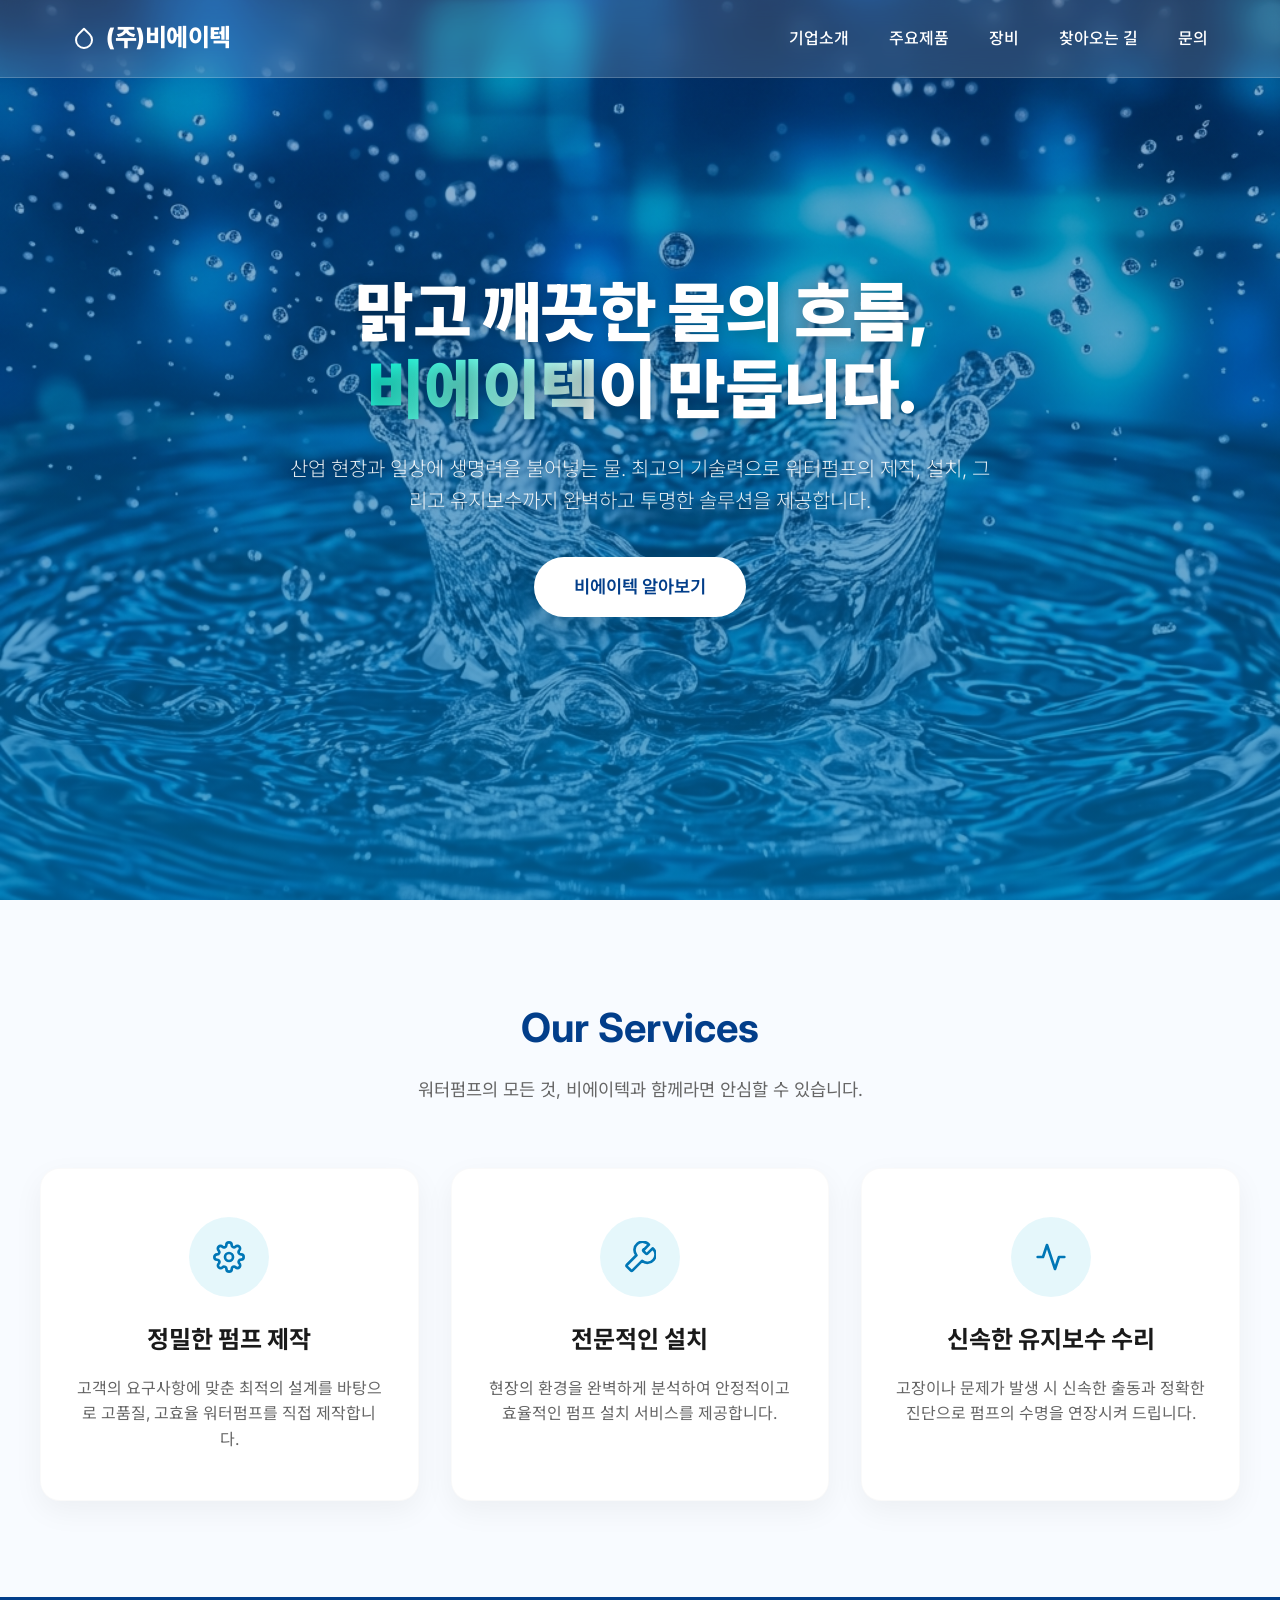
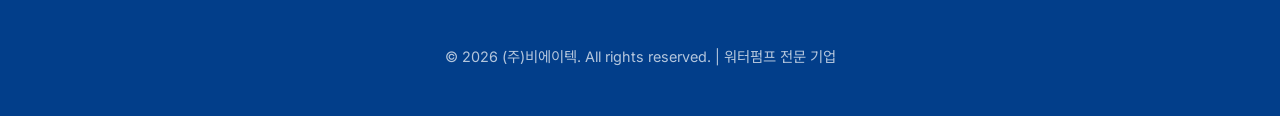
<file: index.html>
<!DOCTYPE html>
<html lang="ko">
<head>
    <meta charset="UTF-8">
    <meta name="viewport" content="width=device-width, initial-scale=1.0">
    <title>(주)비에이텍 - 워터펌프 제작, 설치, 수리 전문기업</title>
    <meta name="description" content="(주)비에이텍은 최고의 기술력으로 워터펌프 제작, 설치, 수리까지 완벽한 솔루션을 제공하는 전문기업입니다.">
    <link rel="stylesheet" href="css/styles.css">
</head>
<body>

    <header>
        <div class="nav-container">
            <a href="index.html" class="logo">
                <svg width="24" height="24" viewBox="0 0 24 24" fill="none" stroke="currentColor" stroke-width="2" stroke-linecap="round" stroke-linejoin="round">
                    <path d="M12 2.69l5.66 5.66a8 8 0 1 1-11.31 0z"></path>
                </svg>
                (주)비에이텍
            </a>
            <nav>
                <ul class="nav-links">
                    <li><a href="intro.html">기업소개</a></li>
                    <li><a href="product.html">주요제품</a></li>
                    <li><a href="equipment.html">장비</a></li>
                    <li><a href="map.html">찾아오는 길</a></li>
                    <li><a href="inquiry.html">문의</a></li>
                </ul>
            </nav>
        </div>
    </header>

    <main>
        <section class="hero">
            <div class="hero-content">
                <h1>맑고 깨끗한 물의 흐름,<br><span>비에이텍</span>이 만듭니다.</h1>
                <p>산업 현장과 일상에 생명력을 불어넣는 물. 최고의 기술력으로 워터펌프의 제작, 설치, 그리고 유지보수까지 완벽하고 투명한 솔루션을 제공합니다.</p>
                <a href="intro.html" class="cta-btn">비에이텍 알아보기</a>
            </div>
        </section>

        <section class="features">
            <div class="section-title">
                <h2>Our Services</h2>
                <p>워터펌프의 모든 것, 비에이텍과 함께라면 안심할 수 있습니다.</p>
            </div>
            <div class="feature-grid">
                <div class="feature-card">
                    <div class="feature-icon">
                        <svg width="32" height="32" viewBox="0 0 24 24" fill="none" stroke="currentColor" stroke-width="2" stroke-linecap="round" stroke-linejoin="round">
                            <circle cx="12" cy="12" r="3"></circle>
                            <path d="M19.4 15a1.65 1.65 0 0 0 .33 1.82l.06.06a2 2 0 0 1 0 2.83 2 2 0 0 1-2.83 0l-.06-.06a1.65 1.65 0 0 0-1.82-.33 1.65 1.65 0 0 0-1 1.51V21a2 2 0 0 1-2 2 2 2 0 0 1-2-2v-.09A1.65 1.65 0 0 0 9 19.4a1.65 1.65 0 0 0-1.82.33l-.06.06a2 2 0 0 1-2.83 0 2 2 0 0 1 0-2.83l.06-.06a1.65 1.65 0 0 0 .33-1.82 1.65 1.65 0 0 0-1.51-1H3a2 2 0 0 1-2-2 2 2 0 0 1 2-2h.09A1.65 1.65 0 0 0 4.6 9a1.65 1.65 0 0 0-.33-1.82l-.06-.06a2 2 0 0 1 0-2.83 2 2 0 0 1 2.83 0l.06.06a1.65 1.65 0 0 0 1.82.33H9a1.65 1.65 0 0 0 1-1.51V3a2 2 0 0 1 2-2 2 2 0 0 1 2 2v.09a1.65 1.65 0 0 0 1 1.51 1.65 1.65 0 0 0 1.82-.33l.06-.06a2 2 0 0 1 2.83 0 2 2 0 0 1 0 2.83l-.06.06a1.65 1.65 0 0 0-.33 1.82V9a1.65 1.65 0 0 0 1.51 1H21a2 2 0 0 1 2 2 2 2 0 0 1-2 2h-.09a1.65 1.65 0 0 0-1.51 1z"></path>
                        </svg>
                    </div>
                    <h3>정밀한 펌프 제작</h3>
                    <p>고객의 요구사항에 맞춘 최적의 설계를 바탕으로 고품질, 고효율 워터펌프를 직접 제작합니다.</p>
                </div>
                <div class="feature-card">
                    <div class="feature-icon">
                        <svg width="32" height="32" viewBox="0 0 24 24" fill="none" stroke="currentColor" stroke-width="2" stroke-linecap="round" stroke-linejoin="round">
                            <path d="M14.7 6.3a1 1 0 0 0 0 1.4l1.6 1.6a1 1 0 0 0 1.4 0l3.77-3.77a6 6 0 0 1-7.94 9.36l-7.1 7.1a1 1 0 0 1-1.4 0l-2.8-2.8a1 1 0 0 1 0-1.4l7.1-7.1a6 6 0 0 1 9.36-7.94l-3.77 3.77z"></path>
                        </svg>
                    </div>
                    <h3>전문적인 설치</h3>
                    <p>현장의 환경을 완벽하게 분석하여 안정적이고 효율적인 펌프 설치 서비스를 제공합니다.</p>
                </div>
                <div class="feature-card">
                    <div class="feature-icon">
                        <svg width="32" height="32" viewBox="0 0 24 24" fill="none" stroke="currentColor" stroke-width="2" stroke-linecap="round" stroke-linejoin="round">
                            <path d="M22 12h-4l-3 9L9 3l-3 9H2"></path>
                        </svg>
                    </div>
                    <h3>신속한 유지보수 수리</h3>
                    <p>고장이나 문제가 발생 시 신속한 출동과 정확한 진단으로 펌프의 수명을 연장시켜 드립니다.</p>
                </div>
            </div>
        </section>
    </main>

    <footer>
        <p>&copy; 2026 (주)비에이텍. All rights reserved. | 워터펌프 전문 기업</p>
    </footer>

</body>
</html>
</file>
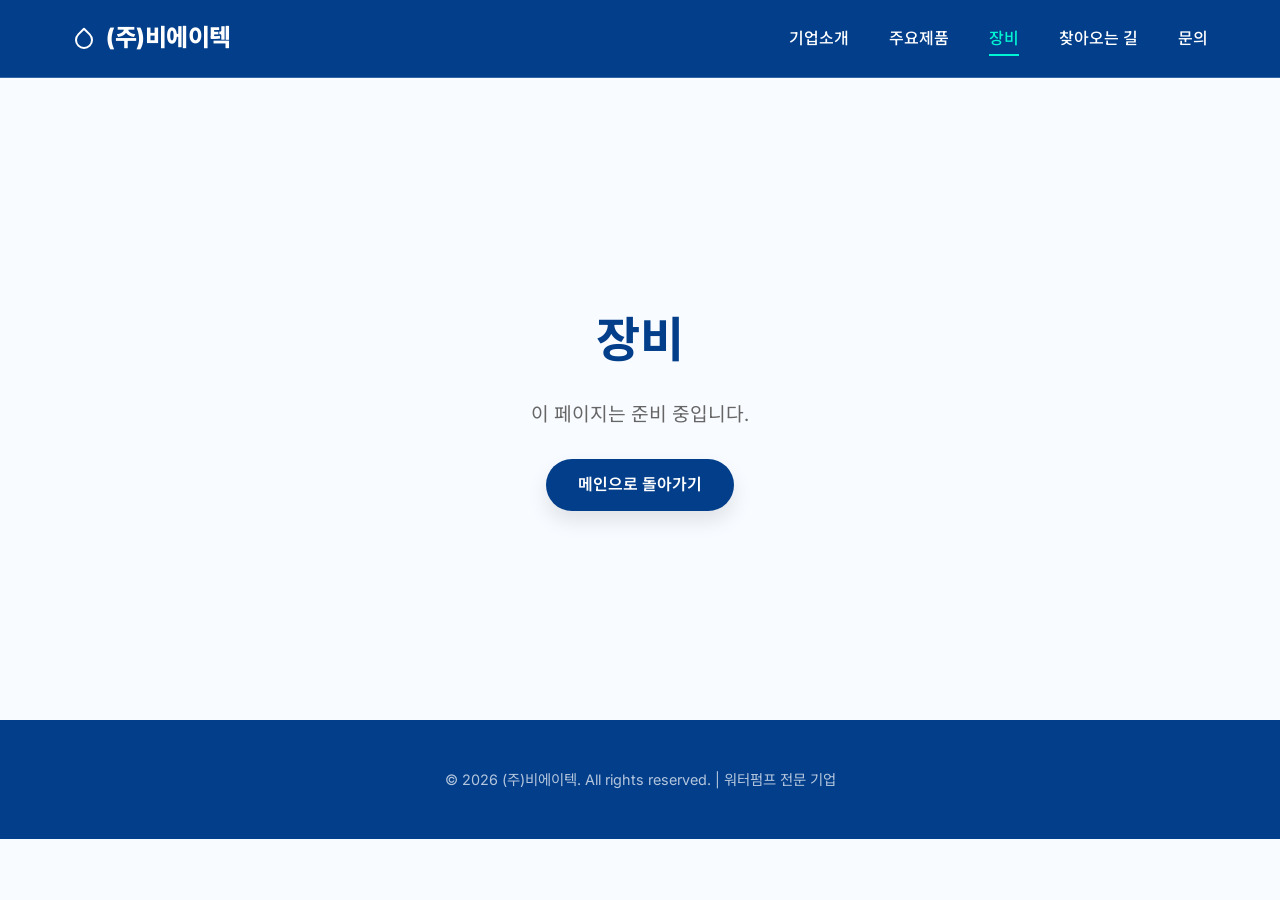
<file: equipment.html>
<!DOCTYPE html>
<html lang="ko">
<head>
    <meta charset="UTF-8">
    <meta name="viewport" content="width=device-width, initial-scale=1.0">
    <title>장비 - (주)비에이텍</title>
    <link rel="stylesheet" href="css/styles.css">
</head>
<body>
    <header class="header-solid">
        <div class="nav-container">
            <a href="index.html" class="logo">
                <svg width="24" height="24" viewBox="0 0 24 24" fill="none" stroke="currentColor" stroke-width="2" stroke-linecap="round" stroke-linejoin="round">
                    <path d="M12 2.69l5.66 5.66a8 8 0 1 1-11.31 0z"></path>
                </svg>
                (주)비에이텍
            </a>
            <nav>
                <ul class="nav-links">
                    <li><a href="intro.html">기업소개</a></li>
                    <li><a href="product.html">주요제품</a></li>
                    <li><a href="equipment.html" class="active">장비</a></li>
                    <li><a href="map.html">찾아오는 길</a></li>
                    <li><a href="inquiry.html">문의</a></li>
                </ul>
            </nav>
        </div>
    </header>

    <main style="padding-top: 100px; min-height: 80vh; display: flex; align-items: center; justify-content: center; text-align: center;">
        <div>
            <h1 style="color: var(--primary-dark); margin-bottom: 20px; font-size: 3rem;">장비</h1>
            <p style="color: var(--text-muted); font-size: 1.2rem;">이 페이지는 준비 중입니다.</p>
            <a href="index.html" class="cta-btn" style="margin-top: 30px; font-size: 1rem; padding: 0.8rem 2rem; background: var(--primary-dark); color: white;">메인으로 돌아가기</a>
        </div>
    </main>

    <footer>
        <p>&copy; 2026 (주)비에이텍. All rights reserved. | 워터펌프 전문 기업</p>
    </footer>
</body>
</html>
</file>
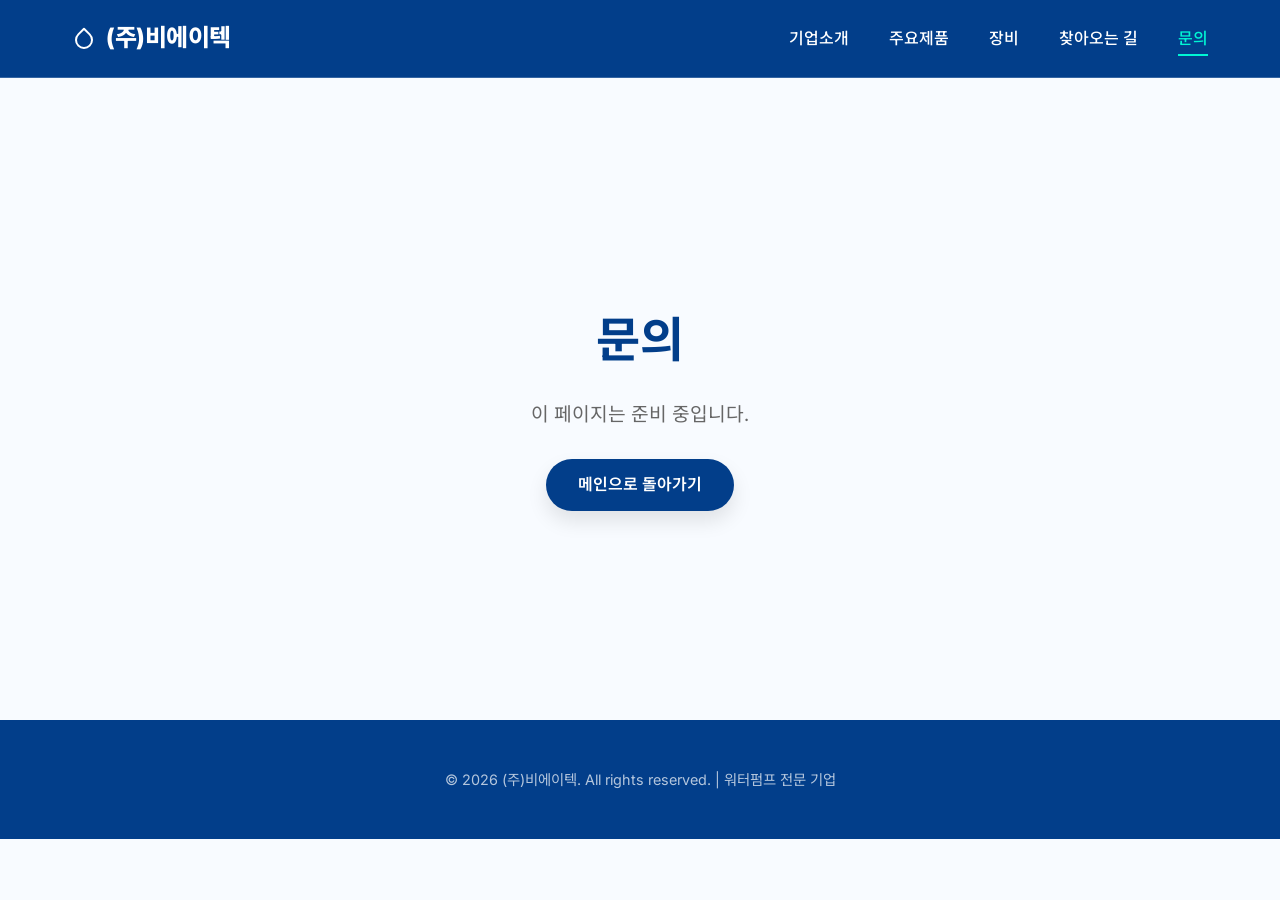
<file: inquiry.html>
<!DOCTYPE html>
<html lang="ko">
<head>
    <meta charset="UTF-8">
    <meta name="viewport" content="width=device-width, initial-scale=1.0">
    <title>문의 - (주)비에이텍</title>
    <link rel="stylesheet" href="css/styles.css">
</head>
<body>
    <header class="header-solid">
        <div class="nav-container">
            <a href="index.html" class="logo">
                <svg width="24" height="24" viewBox="0 0 24 24" fill="none" stroke="currentColor" stroke-width="2" stroke-linecap="round" stroke-linejoin="round">
                    <path d="M12 2.69l5.66 5.66a8 8 0 1 1-11.31 0z"></path>
                </svg>
                (주)비에이텍
            </a>
            <nav>
                <ul class="nav-links">
                    <li><a href="intro.html">기업소개</a></li>
                    <li><a href="product.html">주요제품</a></li>
                    <li><a href="equipment.html">장비</a></li>
                    <li><a href="map.html">찾아오는 길</a></li>
                    <li><a href="inquiry.html" class="active">문의</a></li>
                </ul>
            </nav>
        </div>
    </header>

    <main style="padding-top: 100px; min-height: 80vh; display: flex; align-items: center; justify-content: center; text-align: center;">
        <div>
            <h1 style="color: var(--primary-dark); margin-bottom: 20px; font-size: 3rem;">문의</h1>
            <p style="color: var(--text-muted); font-size: 1.2rem;">이 페이지는 준비 중입니다.</p>
            <a href="index.html" class="cta-btn" style="margin-top: 30px; font-size: 1rem; padding: 0.8rem 2rem; background: var(--primary-dark); color: white;">메인으로 돌아가기</a>
        </div>
    </main>

    <footer>
        <p>&copy; 2026 (주)비에이텍. All rights reserved. | 워터펌프 전문 기업</p>
    </footer>
</body>
</html>
</file>
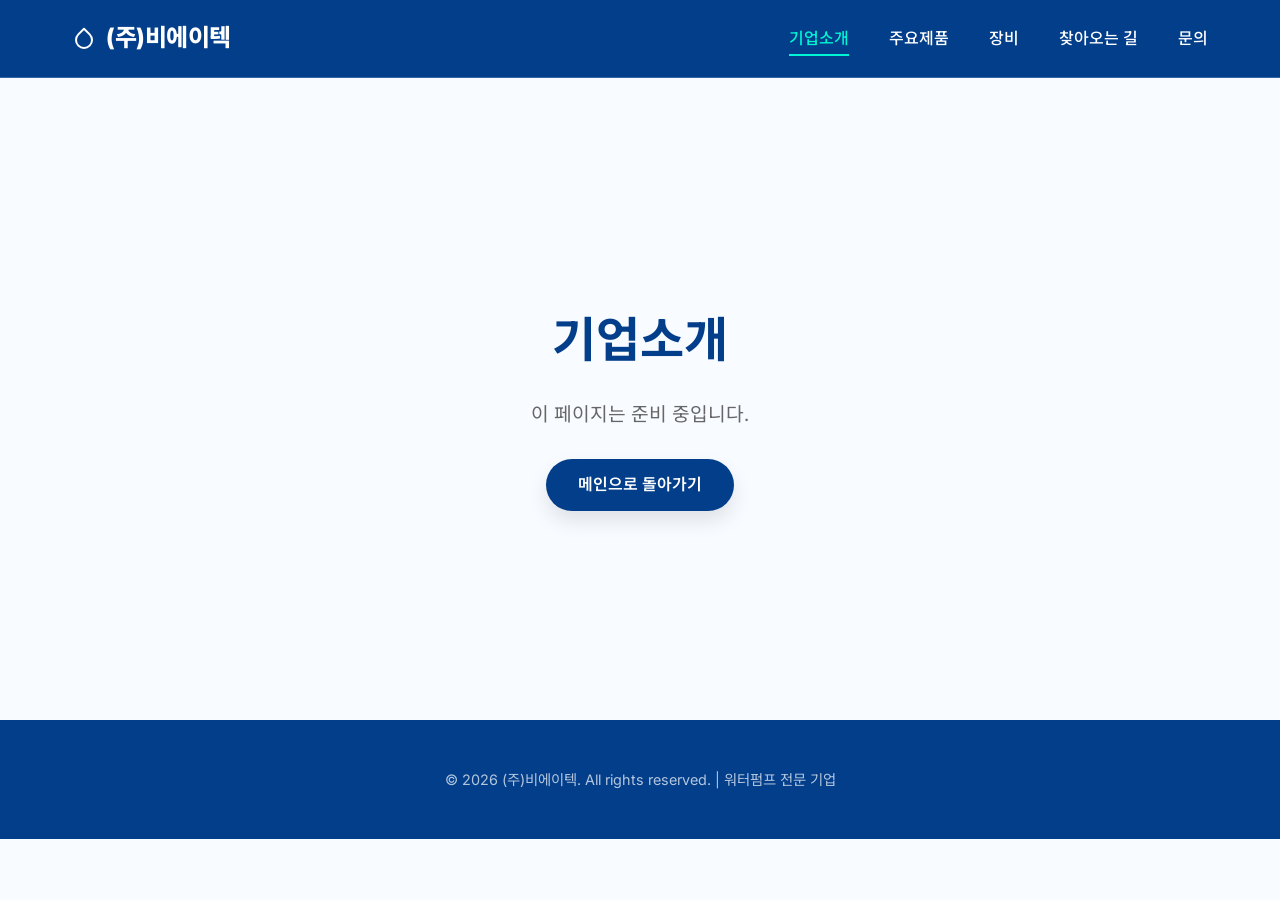
<file: intro.html>
<!DOCTYPE html>
<html lang="ko">
<head>
    <meta charset="UTF-8">
    <meta name="viewport" content="width=device-width, initial-scale=1.0">
    <title>기업소개 - (주)비에이텍</title>
    <link rel="stylesheet" href="css/styles.css">
</head>
<body>
    <header class="header-solid">
        <div class="nav-container">
            <a href="index.html" class="logo">
                <svg width="24" height="24" viewBox="0 0 24 24" fill="none" stroke="currentColor" stroke-width="2" stroke-linecap="round" stroke-linejoin="round">
                    <path d="M12 2.69l5.66 5.66a8 8 0 1 1-11.31 0z"></path>
                </svg>
                (주)비에이텍
            </a>
            <nav>
                <ul class="nav-links">
                    <li><a href="intro.html" class="active">기업소개</a></li>
                    <li><a href="product.html">주요제품</a></li>
                    <li><a href="equipment.html">장비</a></li>
                    <li><a href="map.html">찾아오는 길</a></li>
                    <li><a href="inquiry.html">문의</a></li>
                </ul>
            </nav>
        </div>
    </header>

    <main style="padding-top: 100px; min-height: 80vh; display: flex; align-items: center; justify-content: center; text-align: center;">
        <div>
            <h1 style="color: var(--primary-dark); margin-bottom: 20px; font-size: 3rem;">기업소개</h1>
            <p style="color: var(--text-muted); font-size: 1.2rem;">이 페이지는 준비 중입니다.</p>
            <a href="index.html" class="cta-btn" style="margin-top: 30px; font-size: 1rem; padding: 0.8rem 2rem; background: var(--primary-dark); color: white;">메인으로 돌아가기</a>
        </div>
    </main>

    <footer>
        <p>&copy; 2026 (주)비에이텍. All rights reserved. | 워터펌프 전문 기업</p>
    </footer>
</body>
</html>
</file>
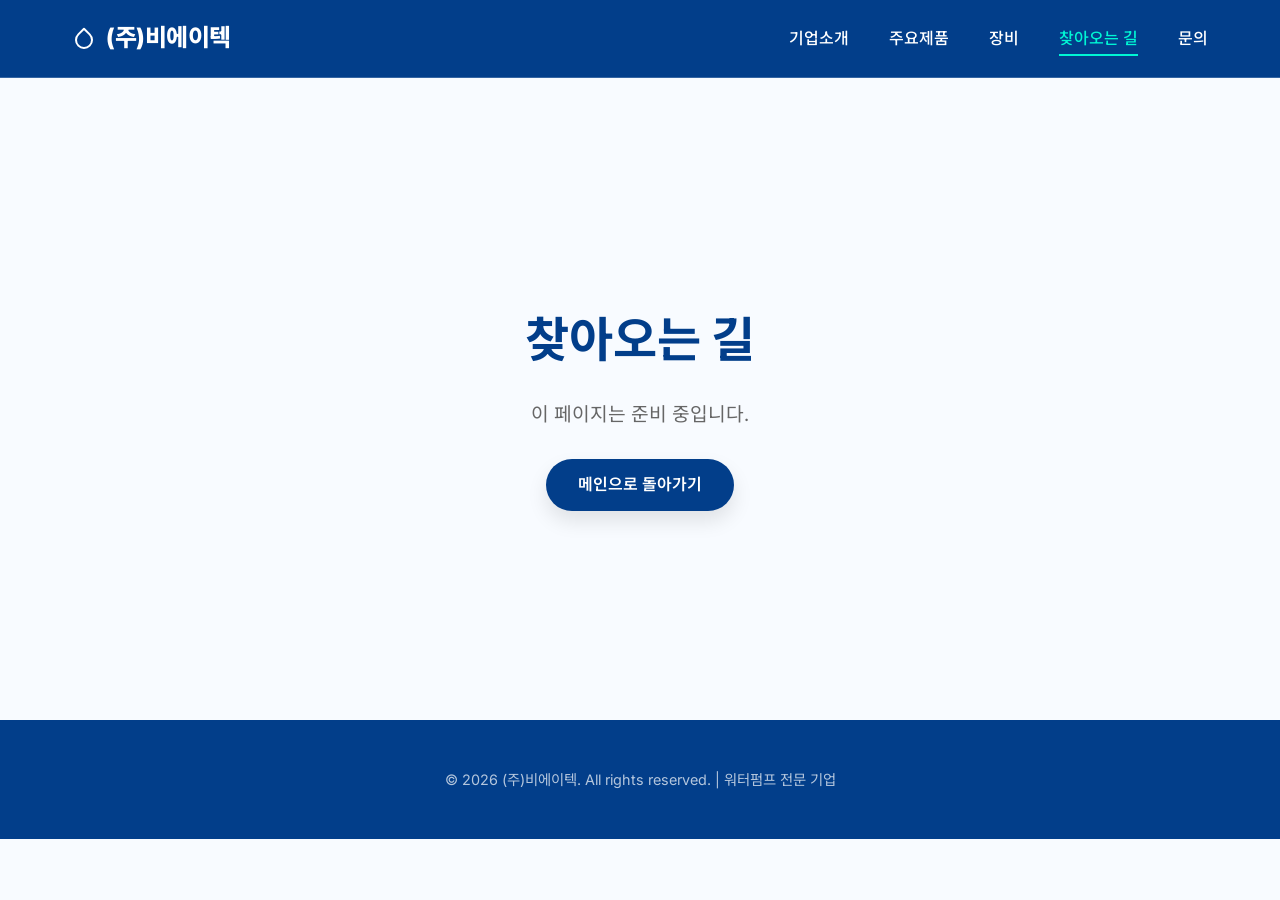
<file: map.html>
<!DOCTYPE html>
<html lang="ko">
<head>
    <meta charset="UTF-8">
    <meta name="viewport" content="width=device-width, initial-scale=1.0">
    <title>찾아오는 길 - (주)비에이텍</title>
    <link rel="stylesheet" href="css/styles.css">
</head>
<body>
    <header class="header-solid">
        <div class="nav-container">
            <a href="index.html" class="logo">
                <svg width="24" height="24" viewBox="0 0 24 24" fill="none" stroke="currentColor" stroke-width="2" stroke-linecap="round" stroke-linejoin="round">
                    <path d="M12 2.69l5.66 5.66a8 8 0 1 1-11.31 0z"></path>
                </svg>
                (주)비에이텍
            </a>
            <nav>
                <ul class="nav-links">
                    <li><a href="intro.html">기업소개</a></li>
                    <li><a href="product.html">주요제품</a></li>
                    <li><a href="equipment.html">장비</a></li>
                    <li><a href="map.html" class="active">찾아오는 길</a></li>
                    <li><a href="inquiry.html">문의</a></li>
                </ul>
            </nav>
        </div>
    </header>

    <main style="padding-top: 100px; min-height: 80vh; display: flex; align-items: center; justify-content: center; text-align: center;">
        <div>
            <h1 style="color: var(--primary-dark); margin-bottom: 20px; font-size: 3rem;">찾아오는 길</h1>
            <p style="color: var(--text-muted); font-size: 1.2rem;">이 페이지는 준비 중입니다.</p>
            <a href="index.html" class="cta-btn" style="margin-top: 30px; font-size: 1rem; padding: 0.8rem 2rem; background: var(--primary-dark); color: white;">메인으로 돌아가기</a>
        </div>
    </main>

    <footer>
        <p>&copy; 2026 (주)비에이텍. All rights reserved. | 워터펌프 전문 기업</p>
    </footer>
</body>
</html>
</file>
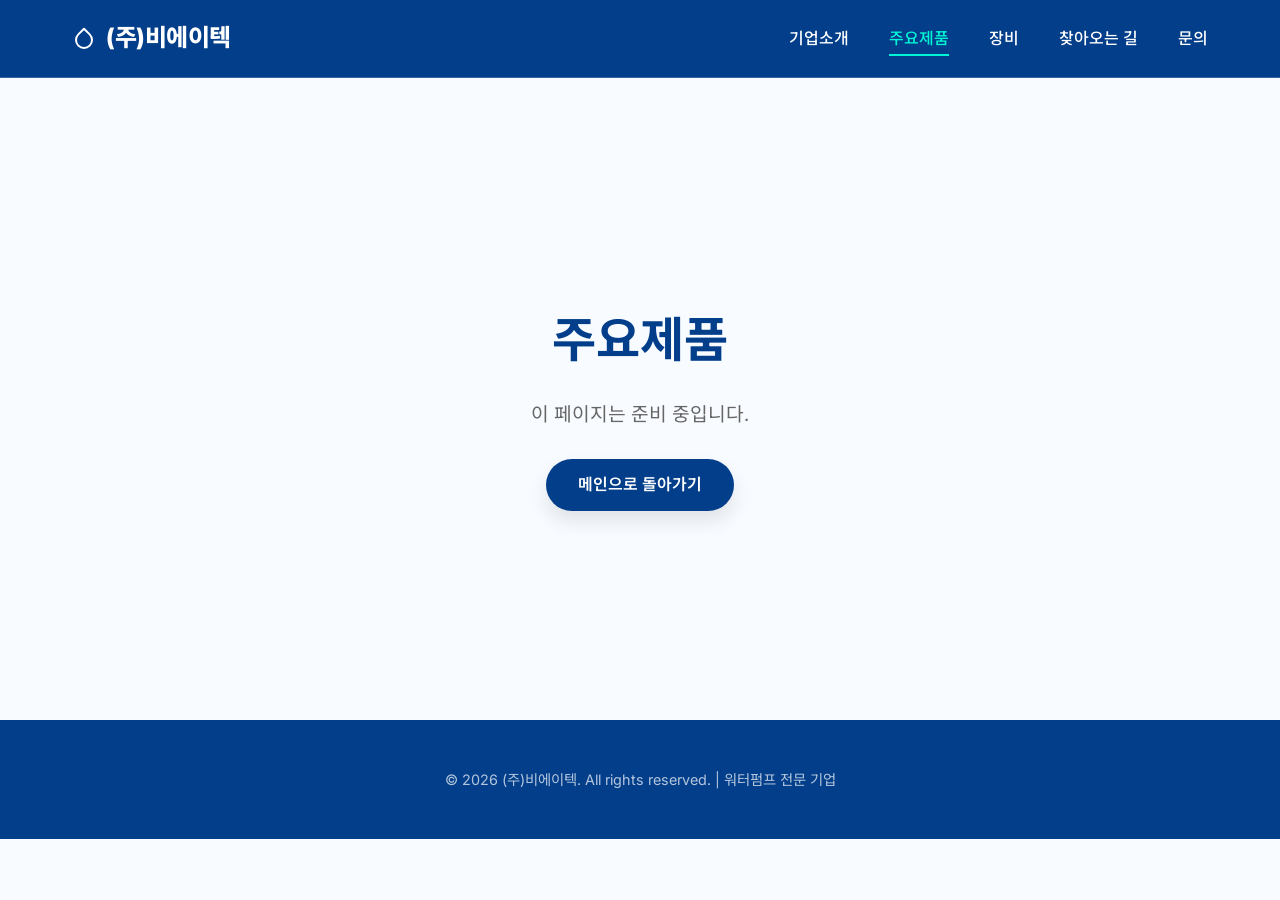
<file: product.html>
<!DOCTYPE html>
<html lang="ko">
<head>
    <meta charset="UTF-8">
    <meta name="viewport" content="width=device-width, initial-scale=1.0">
    <title>주요제품 - (주)비에이텍</title>
    <link rel="stylesheet" href="css/styles.css">
</head>
<body>
    <header class="header-solid">
        <div class="nav-container">
            <a href="index.html" class="logo">
                <svg width="24" height="24" viewBox="0 0 24 24" fill="none" stroke="currentColor" stroke-width="2" stroke-linecap="round" stroke-linejoin="round">
                    <path d="M12 2.69l5.66 5.66a8 8 0 1 1-11.31 0z"></path>
                </svg>
                (주)비에이텍
            </a>
            <nav>
                <ul class="nav-links">
                    <li><a href="intro.html">기업소개</a></li>
                    <li><a href="product.html" class="active">주요제품</a></li>
                    <li><a href="equipment.html">장비</a></li>
                    <li><a href="map.html">찾아오는 길</a></li>
                    <li><a href="inquiry.html">문의</a></li>
                </ul>
            </nav>
        </div>
    </header>

    <main style="padding-top: 100px; min-height: 80vh; display: flex; align-items: center; justify-content: center; text-align: center;">
        <div>
            <h1 style="color: var(--primary-dark); margin-bottom: 20px; font-size: 3rem;">주요제품</h1>
            <p style="color: var(--text-muted); font-size: 1.2rem;">이 페이지는 준비 중입니다.</p>
            <a href="index.html" class="cta-btn" style="margin-top: 30px; font-size: 1rem; padding: 0.8rem 2rem; background: var(--primary-dark); color: white;">메인으로 돌아가기</a>
        </div>
    </main>

    <footer>
        <p>&copy; 2026 (주)비에이텍. All rights reserved. | 워터펌프 전문 기업</p>
    </footer>
</body>
</html>
</file>
<file: css/styles.css>
@import url('https://fonts.googleapis.com/css2?family=Inter:wght@300;400;600;800&family=Noto+Sans+KR:wght@300;400;500;700;900&display=swap');

:root {
    --primary: #0077b6;
    --primary-light: #00b4d8;
    --primary-dark: #023e8a;
    --accent: #00f5d4;
    --text-main: #1a1a1a;
    --text-muted: #666666;
    --bg-light: #f8fbff;
    --white: #ffffff;
    --glass-bg: rgba(255, 255, 255, 0.15);
    --glass-border: rgba(255, 255, 255, 0.2);
}

* {
    margin: 0;
    padding: 0;
    box-sizing: border-box;
}

body {
    font-family: 'Inter', 'Noto Sans KR', sans-serif;
    color: var(--text-main);
    background-color: var(--bg-light);
    line-height: 1.6;
    overflow-x: hidden;
}

/* Glassmorphism Header */
header {
    position: fixed;
    top: 0;
    left: 0;
    width: 100%;
    z-index: 1000;
    background: var(--glass-bg);
    backdrop-filter: blur(12px);
    -webkit-backdrop-filter: blur(12px);
    border-bottom: 1px solid var(--glass-border);
    transition: all 0.3s ease;
}

header:hover {
    background: rgba(255, 255, 255, 0.25);
}

.nav-container {
    max-width: 1200px;
    margin: 0 auto;
    padding: 1.2rem 2rem;
    display: flex;
    justify-content: space-between;
    align-items: center;
}

.logo {
    font-size: 1.5rem;
    font-weight: 800;
    color: var(--white);
    text-decoration: none;
    letter-spacing: -0.5px;
    display: flex;
    align-items: center;
    gap: 10px;
}

.logo span {
    color: var(--accent);
}

.nav-links {
    display: flex;
    list-style: none;
    gap: 2.5rem;
}

.nav-links li a {
    color: var(--white);
    text-decoration: none;
    font-weight: 500;
    font-size: 1rem;
    position: relative;
    padding: 0.5rem 0;
    transition: color 0.3s ease;
}

.nav-links li a::after {
    content: '';
    position: absolute;
    bottom: 0;
    left: 0;
    width: 0%;
    height: 2px;
    background: var(--accent);
    transition: width 0.3s ease;
}

.nav-links li a:hover {
    color: var(--accent);
}

.nav-links li a:hover::after {
    width: 100%;
}

.nav-links li a.active {
    color: var(--accent);
}

.nav-links li a.active::after {
    width: 100%;
}

/* Header state when not on top or on subpages */
.header-solid {
    background: var(--primary-dark);
}

/* Hero Section */
.hero {
    position: relative;
    height: 100vh;
    display: flex;
    align-items: center;
    justify-content: center;
    text-align: center;
    background: url('../images/hero_water_bg.png') no-repeat center center/cover;
    color: var(--white);
    overflow: hidden;
}

.hero::before {
    content: '';
    position: absolute;
    top: 0; left: 0; width: 100%; height: 100%;
    background: linear-gradient(to bottom, rgba(2, 62, 138, 0.4), rgba(0, 119, 182, 0.7));
    z-index: 1;
}

.hero-content {
    position: relative;
    z-index: 2;
    max-width: 900px;
    padding: 0 2rem;
    animation: fadeInUp 1s ease-out;
}

.hero h1 {
    font-size: 4rem;
    font-weight: 900;
    line-height: 1.2;
    margin-bottom: 1.5rem;
    letter-spacing: -1px;
    text-shadow: 0 4px 15px rgba(0,0,0,0.3);
}

.hero h1 span {
    background: linear-gradient(120deg, var(--accent), var(--white));
    -webkit-background-clip: text;
    -webkit-text-fill-color: transparent;
}

.hero p {
    font-size: 1.25rem;
    font-weight: 300;
    margin-bottom: 2.5rem;
    color: rgba(255,255,255,0.9);
    max-width: 700px;
    margin-left: auto;
    margin-right: auto;
    text-shadow: 0 2px 5px rgba(0,0,0,0.2);
}

.cta-btn {
    display: inline-block;
    padding: 1rem 2.5rem;
    font-size: 1.1rem;
    font-weight: 600;
    color: var(--primary-dark);
    background: var(--white);
    border-radius: 50px;
    text-decoration: none;
    transition: all 0.3s ease;
    box-shadow: 0 10px 20px rgba(0,0,0,0.1);
    position: relative;
    overflow: hidden;
}

.cta-btn:hover {
    transform: translateY(-3px);
    box-shadow: 0 15px 25px rgba(0,0,0,0.2);
    background: var(--accent);
    color: var(--primary-dark);
}

/* Features Section */
.features {
    padding: 6rem 2rem;
    background: var(--bg-light);
}

.section-title {
    text-align: center;
    margin-bottom: 4rem;
}

.section-title h2 {
    font-size: 2.5rem;
    color: var(--primary-dark);
    margin-bottom: 1rem;
}

.section-title p {
    color: var(--text-muted);
    font-size: 1.1rem;
}

.feature-grid {
    display: grid;
    grid-template-columns: repeat(auto-fit, minmax(300px, 1fr));
    gap: 2rem;
    max-width: 1200px;
    margin: 0 auto;
}

.feature-card {
    background: var(--white);
    padding: 3rem 2rem;
    border-radius: 20px;
    text-align: center;
    transition: all 0.4s ease;
    box-shadow: 0 10px 30px rgba(0,0,0,0.05);
    border: 1px solid rgba(0,0,0,0.02);
    position: relative;
    overflow: hidden;
}

.feature-card::before {
    content: '';
    position: absolute;
    top: 0; left: 0; width: 100%; height: 5px;
    background: linear-gradient(90deg, var(--primary), var(--accent));
    transform: scaleX(0);
    transform-origin: left;
    transition: transform 0.4s ease;
}

.feature-card:hover {
    transform: translateY(-10px);
    box-shadow: 0 20px 40px rgba(0, 119, 182, 0.1);
}

.feature-card:hover::before {
    transform: scaleX(1);
}

.feature-icon {
    width: 80px;
    height: 80px;
    margin: 0 auto 1.5rem;
    background: rgba(0, 180, 216, 0.1);
    border-radius: 50%;
    display: flex;
    align-items: center;
    justify-content: center;
    color: var(--primary);
    transition: all 0.3s ease;
}

.feature-card:hover .feature-icon {
    background: var(--primary);
    color: var(--white);
    transform: rotateY(180deg);
}

.feature-card h3 {
    font-size: 1.5rem;
    margin-bottom: 1rem;
    color: var(--text-main);
}

.feature-card p {
    color: var(--text-muted);
    line-height: 1.6;
}

/* Footer */
footer {
    background: var(--primary-dark);
    color: var(--white);
    padding: 3rem 2rem;
    text-align: center;
}

footer p {
    opacity: 0.7;
    font-size: 0.9rem;
}

/* Animations */
@keyframes fadeInUp {
    from {
        opacity: 0;
        transform: translateY(30px);
    }
    to {
        opacity: 1;
        transform: translateY(0);
    }
}

/* Responsive */
@media (max-width: 768px) {
    .nav-links {
        display: none; /* In a real app, use a hamburger menu */
    }
    .hero h1 {
        font-size: 2.5rem;
    }
    .hero p {
        font-size: 1rem;
    }
}
</file>
